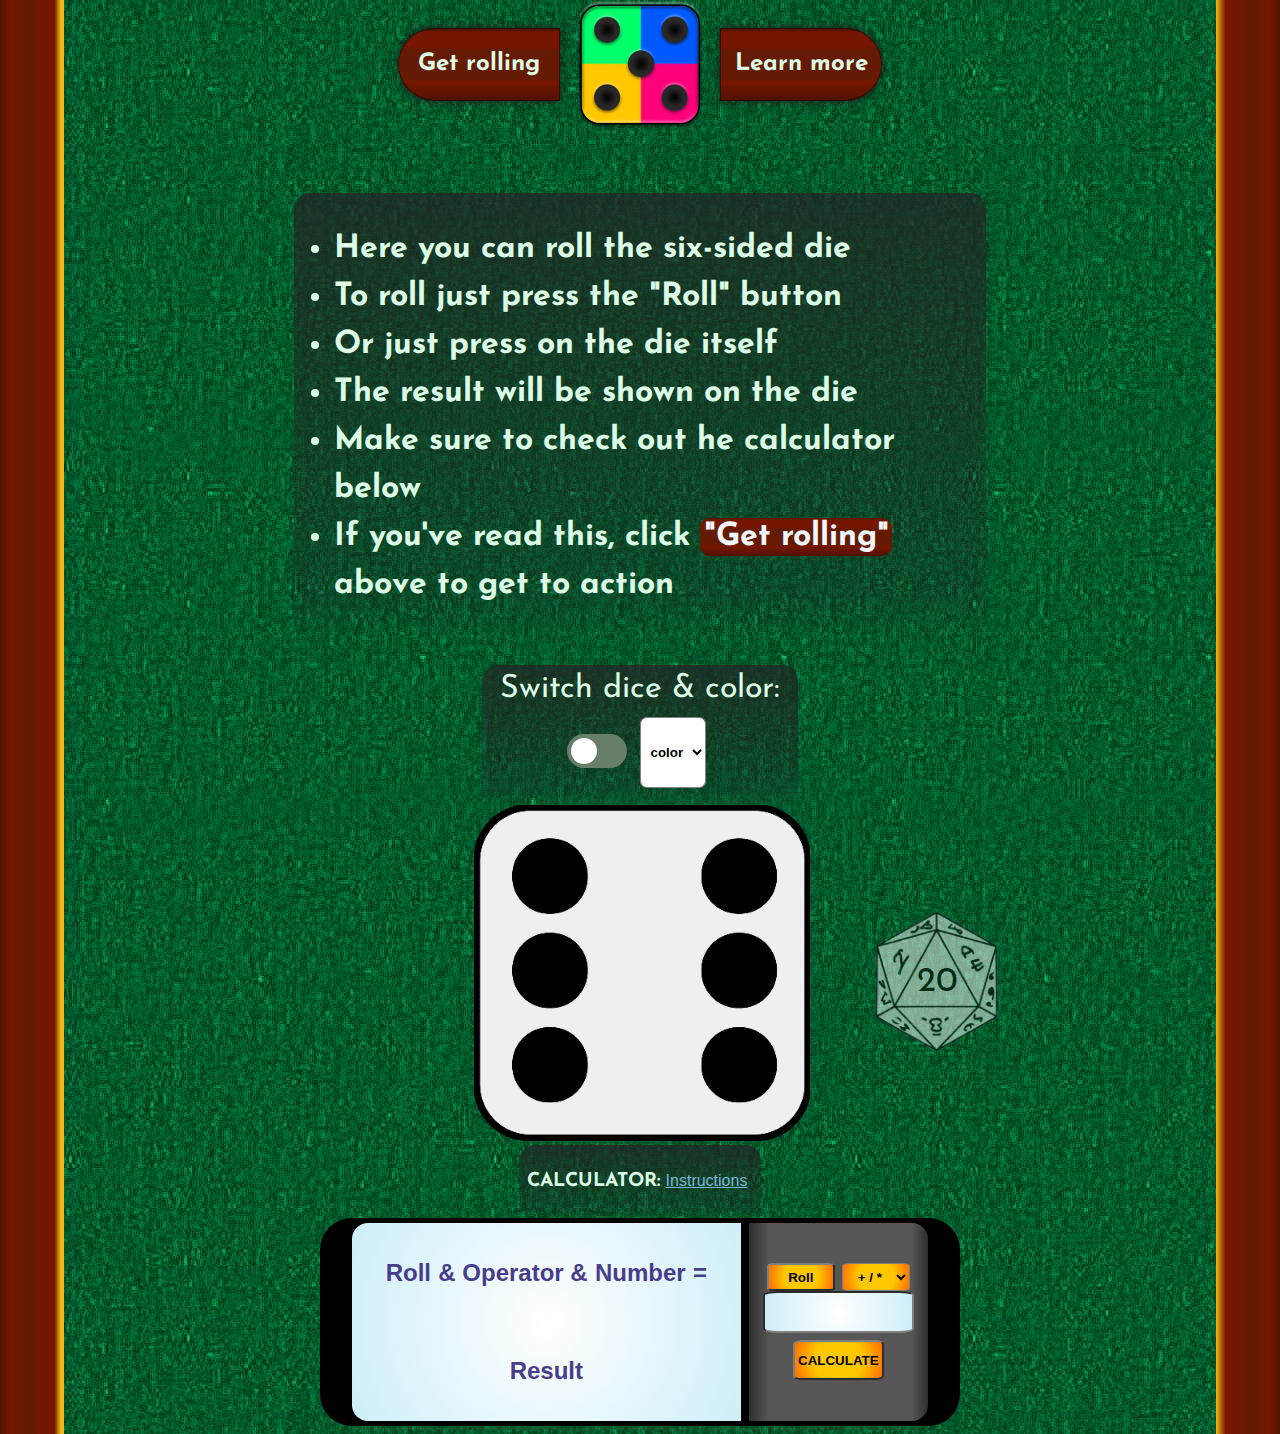
<file: index.html>
<!DOCTYPE html>
    <html id="why">
        <head>
            <title>RollerEXP</title>
            <link href="rollerstyle.css" rel="stylesheet">
            <!-- font-family: 'Josefin Sans', sans-serif; -->
            <link rel="preconnect" href="https://fonts.googleapis.com">
            <link rel="preconnect" href="https://fonts.gstatic.com" crossorigin>
            <link href="https://fonts.googleapis.com/css2?family=Josefin+Sans:ital,wght@0,300;0,400;0,700;1,300;1,400;1,700&display=swap" rel="stylesheet">
            <script src="rollerjs.js"></script>
        </head>
        <body id="body">
            <div id="gigaBox">
                <div class="flexCentered" style="flex-direction:row;  align-items:center; width:100%"> 
                    <div id="menuButtonL" class="buttons">
                        <button onclick="dota();"id="menuButtonTextL">Get rolling</button>
                    </div>

                    <div id="logo" class="flexCentered" style="width:10em;" >
                        <img src="Res/LogoRoller2.png" title="Logo" alt="Xyerror" class="flexCentered" style="width:80%; height:80%;" >
                    </div>

                    <div id="menuButtonR" class="buttons">
                        <a href="about.html" title="Learn more!" id="menuButtonTextR">Learn more</a>
                    </div>
                </div>
                <!-- Total chaos here, do CSS -->
                <div style="display:flex; justify-content:center; align-items:center; flex-direction:row;  margin-top:4em; margin-bottom:1.5em; flex-wrap: nowrap; width:60%;min-width: 30em; height:60%; background:linear-gradient(to bottom, rgba(35, 35, 35, 0.723) 0%, rgba(35, 35, 35, 0.247) 90%, rgba(35, 35, 35, 0) 100%);border-radius:1em 1em 0 0;">
                        <ul style="font-size:2em;text-align: left; font-weight:bolder; color:rgb(220, 252, 229); line-height: 1.5em;">
                            <li>Here you can roll the six-sided die</li>
                            <li>To roll just press the "Roll" button</li>
                            <li>Or just press on the die itself</li>
                            <li>The result will be shown on the die</li>
                            <li>Make sure to check out he calculator below</li>
                            <li>If you've read this, click <span onclick="dota();" style="color:aliceblue;background-image: linear-gradient(
                                0deg,
                                #4f1100 0%,
                                #751700 25%,
                                #651a03 30%,
                                #651a03 70%,
                                #751700 75%,
                                #751700 95%,
                                #4f1100 100%);border-radius: 10px;cursor: pointer; padding:0.1em; ">"Get rolling"</span><br>above to get to action</li>
                        </ul>
                </div>
                <div style=" background:linear-gradient(to bottom, rgba(35, 35, 35, 0.723) 0%, rgba(35, 35, 35, 0.247) 90%, rgba(35, 35, 35, 0) 100%);border-radius:1em 1em 0 0; padding:0.5em;" id="scrollHere">
                    <p id="scrollHere" style="font-size:2em;margin:0.3em;margin-top:0;color:rgb(220, 252, 229)">Switch dice & color:</p>
                    <div style="display:flex;flex-direction:row; justify-content:center; align-items: center;margin:2%;margin-top:0;">
                        
                        <label class="switch">
                            <input type="checkbox" id="btn" onchange="swap();">
                            <span class="slider round"></span>
                        </label>
                        <div class="ebala">
                            <select name="colorSelect" onchange="changeColor(this.value);" id="colorSelect">
                                <option value="white" id="w">color</option>
                                <option value="blue"id="b">blue</option>
                                <option value="yellow"id="y">yellow</option>
                                <option value="red"id="r">red</option>
                                <option value="green"id="g">green</option>
                            </select>
                        </div>
                    </div>
                </div>
                    <div style="display:flex; flex-direction:row; justify-content:center; overflow:visible;">
                        <div id="throw">
                            <button onclick="getRandomIntInclusive(1, 6);" id="fon" style="background-color: radial-gradient(circle, #fdf6dc 50%, #f7dbc5); border-radius:4.2em; border:0;padding:0;width:25em;height:25em;"><img id="cube" src="Res/Side6D6.png" title="Roll to Roll" alt="Xyerror"></button>
                        </div>
                        <div id="d20">
                            <img style="position: absolute;border-radius: 35%;" src="Res/unknown.png" title="Roll to Roll" alt="Xyerror" onclick="getRandomIntD20(1, 20); ">
                            <p onclick="getRandomIntD20(1, 20);" id="numberRolled">20</p>
                            <svg height="293" width="259">
                                <polygon id="fon20" points="126.3,2.6 5.3,73.84 4.3,218.32 126.3,291 255.3,218 255.3,73.84" style="fill:white;fill-rule:evenodd;"/>
                            </svg>
                        </div>

                    </div>
                <div style=" background:linear-gradient(to bottom, rgba(35, 35, 35, 0.723) 0%, rgba(35, 35, 35, 0.247) 90%, rgba(35, 35, 35, 0) 100%);border-radius:1em 1em 0 0; padding:0.5em;">
                    <div style="display:flex; flex-direction:row;align-items: baseline;">
                        <p style="font-size:larger; font-weight:bolder;color:rgb(220, 252, 229)"><strong>CALCULATOR:</strong></p>
                        <button onclick="hideInfo()" style="opacity:0.8;border:0;background:transparent;color:rgb(144, 212, 255);cursor:pointer;height:1em;text-decoration: underline;font-size:medium">Instructions</button>
                    </div>
                    <div id="instructions" style="display:none; justify-content:center;align-items:center;flex-direction:column; text-align: left; margin:0.5em">
                        <ol style="font-size:larger; font-weight:bolder;margin:0;color:rgb(220, 252, 229)">
                            <li>Roll by clicking the die above or the "Roll" button below</li>
                            <li>Choose an operator</li>
                            <li>Enter your number</li>
                            <li>Press "Calculate" to see the result!</li>
                        </ol>
                    </div>
                </div>
                <div class="forCalc">
                    <div class="biggerBox">
                        <div class="smallerBox">
                            <div style="display:flex; justify-content:center; align-items:center; height:100%;width:100%;flex-wrap: wrap;margin:3%">
                                <p id="firstNumber" class="display">Roll</p>
                                <p id="znak" class="display">& Operator &</p>
                                <p id="secondNumber" class="display">Number</p>
                                <p class="display">=</p>
                                <p id="end" class="display">Result</p>
                                
                                <!-- <label>Select an operator and Double-click the selector (if "+" chosen, then "roll+10"; if "*" chosen, then "roll*10")</label> -->
                                <!-- <button onchange="changeSecondNumber();">CLICK TO DO 10</button> 
                                <button onclick="getRandomIntInclusive(1, 6);">ROLLLLLL</button>-->

                            </div>
                        </div>
                        <div class="controls">
                            <div style="display:flex; flex-direction:row; justify-content:center; width:95%">
                                <button onclick="getRandomIntInclusive(1, 6);" id="additionalRoll">Roll</button>
                                <select name="operSelect" onchange="updateOp(this.value);" id="operSelect">
                                    <option value="null">+ / *</option>
                                    <option value="+">+</option>
                                    <option value="*">*</option>
                                </select>
                            </div>
                            <input type="number" min="0" onchange="changeSecondNumber(this.value);" id="inputted">
                            
                            <button id="resultat" onclick="addValues();">CALCULATE</button>

                        </div>
                    </div>
                </div>
            </div>
        </body>


    </html>
</file>
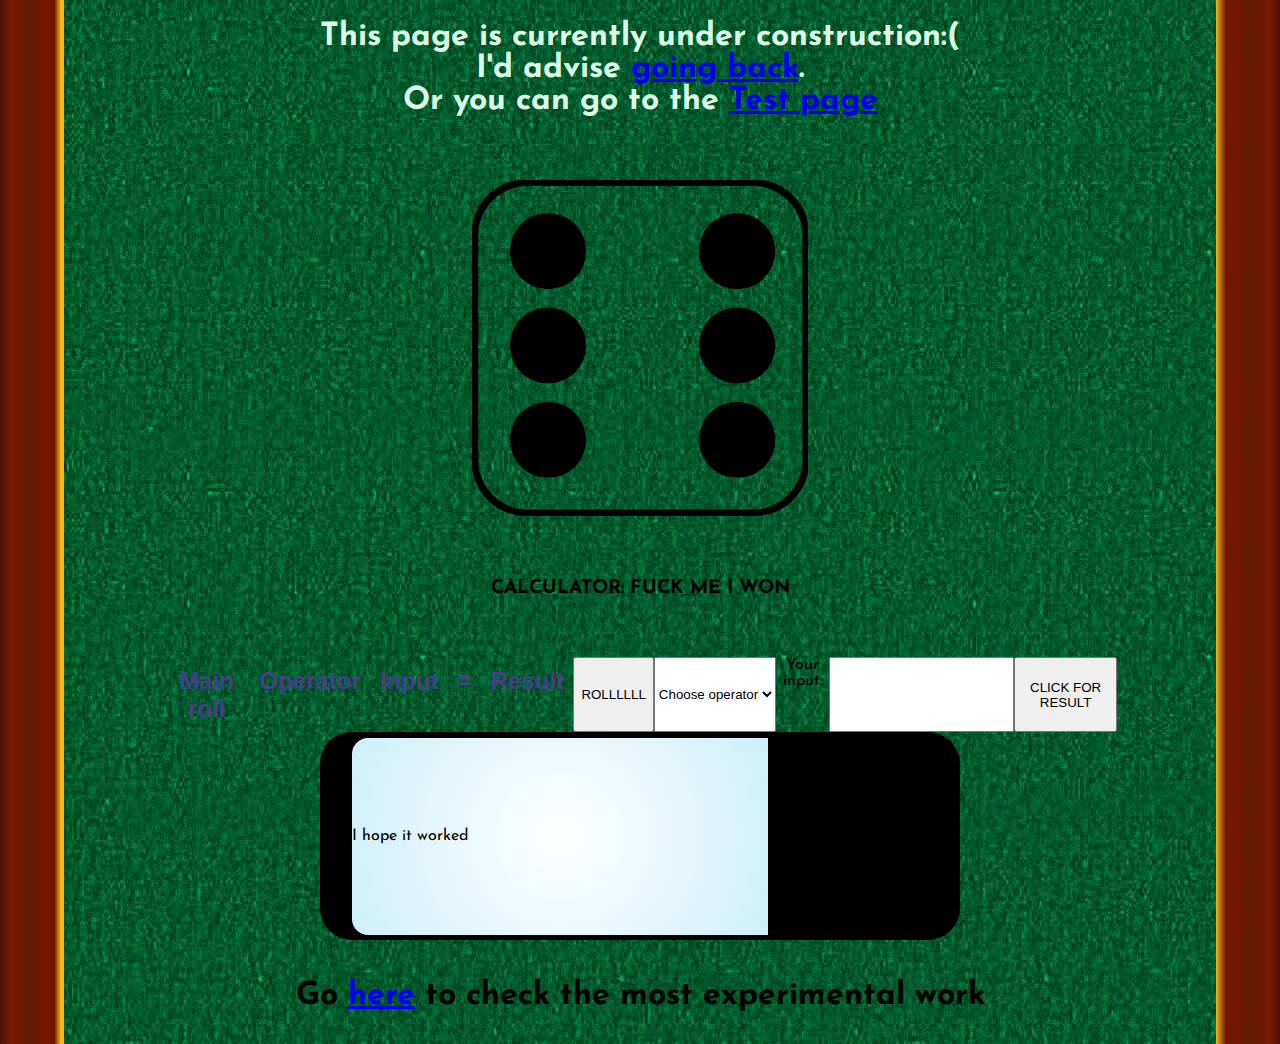
<file: about.html>
<!DOCTYPE html>
    <html>
        <head id="why">
            <title>'Bout</title>
            <link href="rollerstyle.css" rel="stylesheet">
            <!-- font-family: 'Josefin Sans', sans-serif; -->
            <link rel="preconnect" href="https://fonts.googleapis.com">
            <link rel="preconnect" href="https://fonts.gstatic.com" crossorigin>
            <link href="https://fonts.googleapis.com/css2?family=Josefin+Sans:ital,wght@0,300;0,400;0,700;1,300;1,400;1,700&display=swap" rel="stylesheet">
            <script src="rollerjs.js"></script>
            
        </head>
        <body id="body">
                <div id="gigaBox">
                    <h1 style="color:rgb(220, 252, 229)">This page is currently under construction:(<br> I'd advise <a class="menuButtonTextL" href="index.html">going back</a>.<br>Or you can go to the <a href="testtest.html" title="secret page">Test page</a></h1>


                    <div class="flexCenteredMarginTop">
                        <div>
                            <button onclick="getRandomIntInclusive(1, 6); changeImg();" style="background:none; border:0"><img id="cube" src="Res/Side6D6.png" title="Roll to Roll" alt="Xyerror"></button>
                        </div>
                    </div>
                    <div id="calc" class="flexCenteredMarginTop" style="align-items:center;flex-direction:column">
                            
                        <p id="result" style="font-size:larger; font-weight:bolder"><strong>CALCULATOR:</strong> FUCK ME I WON</p>
                        
                    </div>

                    <div class="flexCenteredMarginTop">

                        <p id="firstNumber" class="display">Main roll</p>
                        <p id="znak" class="display">Operator</p>
                        <p id="secondNumber" class="display">Input</p>
                        <p class="display">=</p>
                        <p id="end" class="display">Result</p>

                        <button onclick="getRandomIntInclusive(1, 6);">ROLLLLLL</button>
                            
                        <!-- <label>Select an operator and Double-click the selector (if "+" chosen, then "roll+10"; if "*" chosen, then "roll*10")</label> -->
                        <select name="operSelect" onchange="updateOp(this.value);">
                            <option value="null">Choose operator</option>
                            <option value="+">+</option>
                            <option value="*">*</option>
                        </select>
                            
                        <!-- <button onchange="changeSecondNumber();">CLICK TO DO 10</button> -->
                        <label>Your input:</label>
                        <input type="number" min="0" onchange="changeSecondNumber(this.value);">
                            
                        <button onclick="addValues();">CLICK FOR RESULT</button>
                    </div>


                    <div class="biggerBox">
                        <div class="smallerBox">
                            <div><p>I hope it worked</p></div>
                        </div>
                    </div>

                        <p style="font-weight:bolder;font-size: 2em;">Go <a href="testtest.html" title="secret page">here</a> to check the most experimental work</p>
                    </div>
        </body>
    </html>
</file>
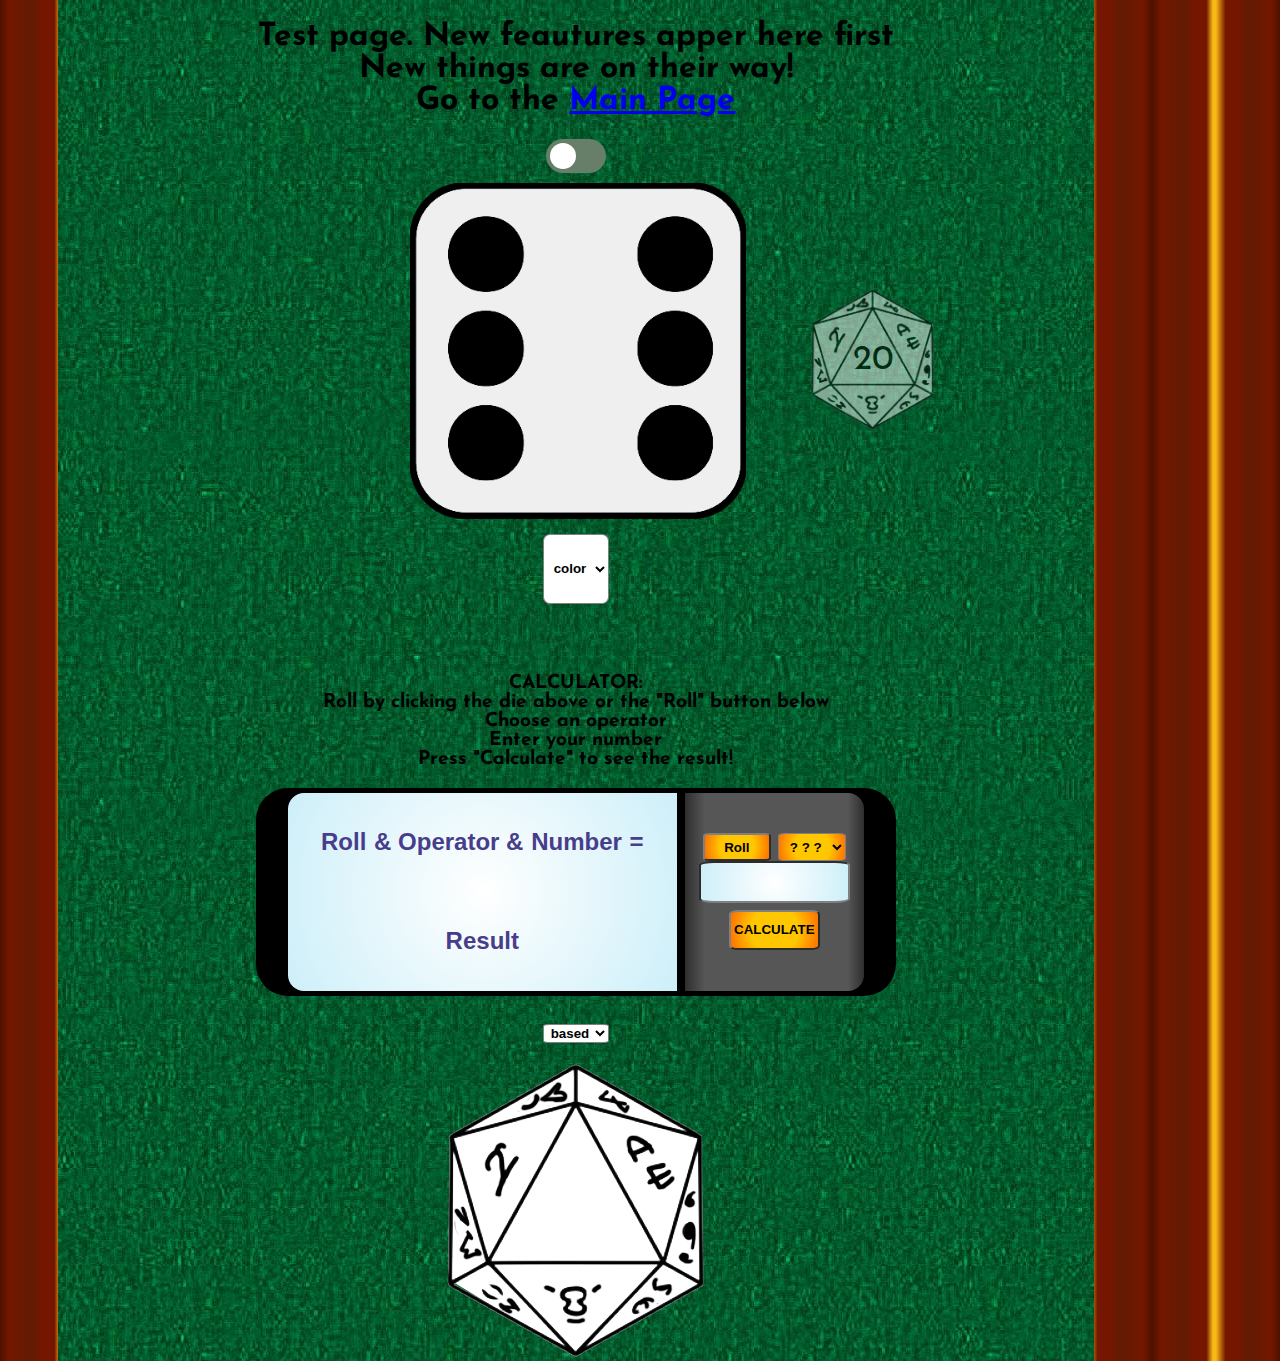
<file: testtest.html>
<!DOCTYPE html>
    <html>
        <head id="why">
            <title>Test</title>
            <link href="rollerstyle.css" rel="stylesheet">
            <!-- font-family: 'Josefin Sans', sans-serif; -->
            <link rel="preconnect" href="https://fonts.googleapis.com">
            <link rel="preconnect" href="https://fonts.gstatic.com" crossorigin>
            <link href="https://fonts.googleapis.com/css2?family=Josefin+Sans:ital,wght@0,300;0,400;0,700;1,300;1,400;1,700&display=swap" rel="stylesheet">
            <script src="rollerjs.js"></script>

        </head>
        <body id="body">
            <div id="ultraBox">
                <div id="gigaBox">
                    <h1>Test page. New feautures apper here first<br> New things are on their way!<br>Go to the <a href="index.html">Main Page</a></h1>
                    <label class="switch">
                        <input type="checkbox" id="btn" onchange="swap();">
                        <span class="slider round"></span>
                    </label>

                    <div style="display:flex; flex-direction:row; justify-content:center; overflow:visible;">
                        <div id="throw">
                            <button onclick="getRandomIntInclusive(1, 6);" id="fon" style="background-color: radial-gradient(circle, #fdf6dc 50%, #f7dbc5); border-radius:4.5em; border:0;padding:0;width:25em;height:25em;"><img id="cube" src="Res/Side6D6.png" title="Roll to Roll" alt="Xyerror"></button>
                        </div>
                        <div id="d20">
                            <img style="position: absolute;border-radius: 37%;" src="Res/unknown.png" title="Roll to Roll" alt="Xyerror" onclick="getRandomIntD20(1, 20); ">
                            <p onclick="getRandomIntD20(1, 20);" id="numberRolled">20</p>
                            <svg height="293" width="259">
                                <polygon id="fon20" points="126.3,2.6 5.3,73.84 4.3,216.32 126.3,291 255.3,218 255.3,73.84" style="fill:white;fill-rule:evenodd;"/>
                            </svg>
                        </div>

                    </div>
                    <div class="ebala">
                        <select name="colorSelect" onchange="changeColor(this.value);" id="colorSelect">
                            <option value="white" id="w">color</option>
                            <option value="blue"id="b">blue</option>
                            <option value="yellow"id="y">yellow</option>
                            <option value="red"id="r">red</option>
                            <option value="green"id="g">green</option>
                        </select>
                    </div>
                    <div id="calc" class="flexCenteredMarginTop" style="align-items:center;flex-direction:column">

                        <p id="result" style="font-size:larger; font-weight:bolder"><strong>CALCULATOR:</strong><br> Roll by clicking the die above or the "Roll" button below<br>Choose an operator<br>Enter your number<br>Press "Calculate" to see the result!</p>

                    </div>


                    <div class="forCalc">
                        <div class="biggerBox">
                            <div class="smallerBox">
                                <div style="display:flex; justify-content:center; align-items:center; height:100%;width:100%;flex-wrap: wrap;">
                                    <p id="firstNumber" class="display">Roll</p>
                                    <p id="znak" class="display">& Operator &</p>
                                    <p id="secondNumber" class="display">Number</p>
                                    <p class="display">=</p>
                                    <p id="end" class="display">Result</p>

                                    <!-- <label>Select an operator and Double-click the selector (if "+" chosen, then "roll+10"; if "*" chosen, then "roll*10")</label> -->
                                    <!-- <button onchange="changeSecondNumber();">CLICK TO DO 10</button>
                                    <button onclick="getRandomIntInclusive(1, 6);">ROLLLLLL</button>-->

                                </div>
                            </div>
                            <div class="controls">
                                <div style="display:flex; flex-direction:row; justify-content:center; width:95%; position:relative;">
                                    <button onclick="getRandomIntInclusive(1, 6);" id="additionalRoll">Roll</button>
                                    <select name="operSelect" onchange="updateOp(this.value);" id="operSelect">
                                        <option value="null">? ? ?</option>
                                        <option value="+">+</option>
                                        <option value="*">*</option>
                                    </select>
                                </div>
                                <input type="number" min="0" onchange="changeSecondNumber(this.value);" id="inputted">

                                <button id="resultat" onclick="addValues();">CALCULATE</button>
                            </div>

                        </div>
                    </div>
                    <div style="display:flex; flex-direction:row; justify-content:center; width:100%">
                        <select name="colorSelect" onchange="changeColor(this.value);" id="colorSelect">
                            <option value="white">based</option>
                            <option value="blue">blue</option>
                            <option value="yellow">yellow</option>
                            <option value="red">red</option>
                            <option value="green">green</option>
                        </select>
                    </div>
                    <div>
                        <img style="position: absolute;" src="Res/unknown.png" title="Roll to Roll" alt="Xyerror">
                        <svg height="293" width="259">
                            <polygon id="fon20" points="126.3,2.6 5.3,73.84 4.3,216.32 126.3,291 255.3,218 255.3,73.84" style="fill:white;fill-rule:evenodd;"/>
                        </svg>
                    </div>

                    <!-- ROLL BUTTON FORM MAIN PAGE 
                    <div id="rollButton" class="buttons">
                        <button onclick="getRandomIntInclusive(1, 6);" id="rollButtonText">Roll</button>
                    </div> -->
                    <!-- DIE FROM MAIN PAGE
                        <div class="flexCentered" style="flex-direction:row;  align-items:center; width:100%; margin-top:1.5em"> 
                    <div class="ebala">
                        <p style="background:transparent"></p>
                    </div>

                    <div>
                        <button onclick="getRandomIntInclusive(1, 6);" id="fon" style="background-color: radial-gradient(circle, #fdf6dc 50%, #f7dbc5); border-radius:4.5em; border:0;padding:0;width:25em;height:25em;cursor: pointer;"><img id="cube" src="Res/Side6D6.png" title="Roll to Roll" alt="Xyerror"></button>
                    </div>

                    <div class="ebala">
                        <select name="colorSelect" onchange="changeColor(this.value);" id="colorSelect">
                            <option value="white" id="w">color</option>
                            <option value="blue"id="b">blue</option>
                            <option value="yellow"id="y">yellow</option>
                            <option value="red"id="r">red</option>
                            <option value="green"id="g">green</option>
                        </select>
                    </div>
                </div> -->
                </div>
            </div>
        </body>
    </html>
</file>
<file: rollerstyle.css>
#body {
    margin:0;
    padding:0;
    text-align: center;
    background:linear-gradient(
        90deg,
        #4f1100 0%,
        #751700 7.5%,
        #651a03 20%,
        #651a03 27.5%,
        #751700 32.5%,
        #751700 42.5%,
        #f7b916 47.5%,
        #f7b916 50%,
        #751700 57.5%,
        #751700 67.5%,
        #651a03 72.5%,
        #651a03 80%,
        #751700 92.5%,
        #4f1100 100%);
    background-size: 10% 100%;
    background-repeat:repeat;
    font-family:Josefin sans, sans-serif;

}
#ultraBox {

    border:0;
    margin:0;
    padding:0;
    height: 100%;
    width:90%;
    display: flex;
    justify-content: center;

}
#gigaBox {
    display:flex;
    flex-direction:column;
    align-items: center;
    margin-left:auto;
    margin-right:auto;
    width:90%;
    height:100%;
    background: #0d6d3f;
    background-image: url(Res/GreenBckgrd.jpg);
    overflow:hidden;
}

#cube {
    width:25.2em;
    height:25.2em;
}
.buttons {
    display: flex;
    justify-content: center;
    align-items: center;
    width:10em;
    height:4.4em;
    background-image:linear-gradient(
        0deg,
        #4f1100 0%,
        #751700 25%,
        #651a03 30%,
        #651a03 70%,
        #751700 75%,
        #751700 95%,
        #4f1100 100%);
    box-shadow: 0 0 0.5em rgb(25, 25, 25);
    border:solid 0.1em;
    border-color: rgba(0, 0, 0,50%);
    cursor: pointer;
}
#menuButtonR {
    border-radius:0 2.5em 2.5em 0;
}
#menuButtonL {
    border-radius: 2.5em 0 0 2.5em;
    

}
#menuButtonTextR {
    font-weight:bolder;
    font-size:1.5em;
    color:rgb(220, 252, 229);
    font-family:Josefin sans, sans-serif;
    text-decoration: none;
    background:none;
    border:0;
    
}
#menuButtonTextL {
    font-weight:bolder;
    font-size:1.5em;
    color:rgb(220, 252, 229);
    font-family:Josefin sans, sans-serif;
    text-decoration: none;
    background:none;
    border:0;
    width:10em;
    height:3.3em;
    cursor: pointer;
}
#rollButton {
    border-radius: 1.5em;
}
#rollButtonText {
    font-weight:bolder;
    font-size:3em;
    color:rgb(220, 252, 229);
    font-family:Josefin sans, sans-serif;
    text-decoration: none;
    background:none;
    border:0;
    width:10em;
    height:1.5em;
    cursor: pointer;
}
#colorSelect {
    margin:2%;
    height:100%;
    width:5em;
    border-radius:10%;
    background: white;
    border:2%;
    border-color:gray;
    font-weight:bolder;
    color:rgb(0, 0, 0);
    text-align:center;
    cursor: pointer;
}
#b {
    background-color:#2b75ff;
}
#w {
    background-color:white;
}
#r {
    background-color:#ff007b;
}
#g {
    background-color:#00ff6a;
}
#y {
    background-color:#ffc800;
}
.ebala {
    background:transparent;
    display: flex;
    justify-content: center;
    align-items: center;
    width:5em;
    height:4.4em;
    margin:1% /* Deleye if having problems on the main page  */
}
.flexCentered {
    display: flex;
    justify-content: center;
}
.flexCenteredMarginTop {
    display: flex;
    justify-content: center;
    margin-top: 2.5em;
}
.borderedPurp {
    border:solid;
    border-radius: 2em;
    border-width: 0.3em;
    border-color: #9b25c9;
    padding:0.2em
}
 .display {
    margin:1%;
    color:darkslateblue;
    font-family: Arial, Helvetica, sans-serif, sans-serif;
    font-weight: bolder;
    font-size: 1.5em; 
} 
.forCalc {
    display:flex;
    justify-content: center;
    align-items: center;
    flex-direction:row;
}
.biggerBox {
    display:flex;
    flex-direction: row;
    justify-content:flex-start;
    align-items: center;
    height:13em;
    min-height:8em;
    width:50vw;
    min-width:25em;
    border-radius:2em;
    background:black;
    margin-bottom:0.5em;
}
.smallerBox {
    display:flex;
    justify-content:left;
    align-items: center;
    height:95%;
    width:65%;
    border-radius: 1em 0% 0% 1em;
    margin:2em;
    margin-right:0;
    background: radial-gradient(circle, rgb(255, 255, 255) 0%, rgb(205, 239, 249) 100%)
}
.controls {
    display:flex;
    justify-content: center;
    align-items: center;
    flex-direction:column;
    flex-wrap: wrap;
    height:95%;
    width:30%;
    border-left:solid;
    border-color: black;
    border-width:0.5em;
    border-radius: 0% 1em 1em 0%;
    margin:2em;
    margin-left:0;
    background:linear-gradient(to right, rgb(46, 46, 47)  0%, rgb(86, 86, 86) 11%,rgb(86, 86, 86) 91%, rgb(46, 46, 47)  100%);
}
#operSelect {
    margin:2%;
    height:100%;
    width:40%;
    border-radius:10%;
    background: radial-gradient(circle, #ffc700 50%, #fe6e00);
    border:2%;
    border-color:gray;
    font-weight:bolder;
    color:rgb(0, 0, 0);
    text-align:center;
    cursor: pointer;
}
#additionalRoll {
    margin:2%;
    height:100%;
    
    width:40%;
    border-radius:10%;
    background: radial-gradient(circle, #ffc700 50%, #fe6e00);
    border:2%;
    border-color:gray;
    font-weight:bolder;
    color:rgb(0, 0, 0);
    text-align:center;
    cursor: pointer;
}

#inputted {
    margin:2%;
    height:18%;
    width:80%;
    border-radius:10%;
    background: radial-gradient(circle, rgb(255, 255, 255) 0%, rgb(205, 239, 249) 100%);
    border:2%;
    border-color:gray;
    font-weight:bolder;
    color:rgb(0, 0, 0);
    text-align:center;
}

#resultat {
    display:flex;
    justify-content: center;
    align-items: center;
    flex-wrap: wrap;
    margin:2%;
    height:3em;
    width:40%;
    min-width:6.8em;
    border-radius:10%;
    background: radial-gradient(circle, #ffc700 50%, #fe6e00);
    border:2%;
    border-color:gray;
    font-weight:bolder;
    cursor: pointer;
}
/* .btn:hover ~ #throw{ 
    transform: translateX(200%) rotate(1turn) scale(0.5)
} */
#throw {
    position: relative;
    left:22%;
    transition-property:transform, left, opacity;
    transition-duration: 330ms;
    transition-delay: 0;
    overflow:visible;

}
#d20 {
    margin-top:1.5em;
    opacity:0.5;
    position: relative;
    left:22%;
    transition-property: transform, left, opacity;
    transition-duration: 330ms;
    transition-delay: 0;
    transform:scale(0.48);
    overflow:visible;

}
#numberRolled {
    position: absolute;
    top:13%;
    bottom:25%;
    left:25%;
    right:24%;
    font-size:4.5em;
    color:black;
    cursor:default;
}
#numberRolled::selection {
    background:transparent;
}
/* Stolen from https://www.w3schools.com/howto/howto_css_switch.asp */
/* The switch - the box around the slider */
.switch {
    position: relative;
    display: inline-block;
    width: 60px;
    height: 34px;
    margin:1%;
    margin-top:0;
  }
  
  /* Hide default HTML checkbox */
  .switch input {
    opacity: 0;
    width: 0;
    height: 0;
  }
  
  /* The slider */
  .slider {
    position: absolute;
    cursor: pointer;
    top: 0;
    left: 0;
    right: 0;
    bottom: 0;
    background-color: rgb(103, 127, 105);
    -webkit-transition: .4s;
    transition: .4s;
  }
  
  .slider:before {
    position: absolute;
    content: "";
    height: 26px;
    width: 26px;
    left: 4px;
    bottom: 4px;
    background-color: white;
    -webkit-transition: .4s;
    transition: .4s;
  }
  
  input:checked + .slider {
    background-color: rgb(103, 127, 105);
  }
  
  input:focus + .slider {
    box-shadow: 0 0 1px rgb(103, 127, 105);
  }
  
  input:checked + .slider:before {
    -webkit-transform: translateX(26px);
    -ms-transform: translateX(26px);
    transform: translateX(26px);
  }
  
  /* Rounded sliders */
  .slider.round {
    border-radius: 34px;
  }
  
  .slider.round:before {
    border-radius: 50%;
  }
a:visited {
    color:rgb(130, 177, 169);
}
/*.rainbow-box {
    width: 7.5vw;
    height: 100vh;
    border-radius: 0;
    background: linear-gradient(
        90deg,
        rgba(255, 0, 0, 1) 0%,
        rgba(255, 154, 0, 1) 10%,
        rgba(208, 222, 33, 1) 20%,
        rgba(79, 220, 74, 1) 30%,
        rgba(63, 218, 216, 1) 40%,
        rgba(47, 201, 226, 1) 50%,
        rgba(28, 127, 238, 1) 60%,
        rgba(95, 21, 242, 1) 70%,
        rgba(186, 12, 248, 1) 80%,
        rgba(251, 7, 217, 1) 90%,
        rgba(255, 0, 0, 1) 100%
    );
}
background: rgb(238,174,202);
background: radial-gradient(circle, rgba(238,174,202,1) 0%, rgba(148,187,233,1) 100%);
*/
/* #logo {}
#roll {}

#calc {}


.menuButton {}
.dumbBanner {}
.mainText {}

margin:1em; font-family: Josefin sans, sans-serif; font-weight: bolder; font-size: 1.5em;


background-image: url(Res/blya.jpg);
background-position: center;
background-repeat: repeat;
background-size:100%;
*/
</file>
